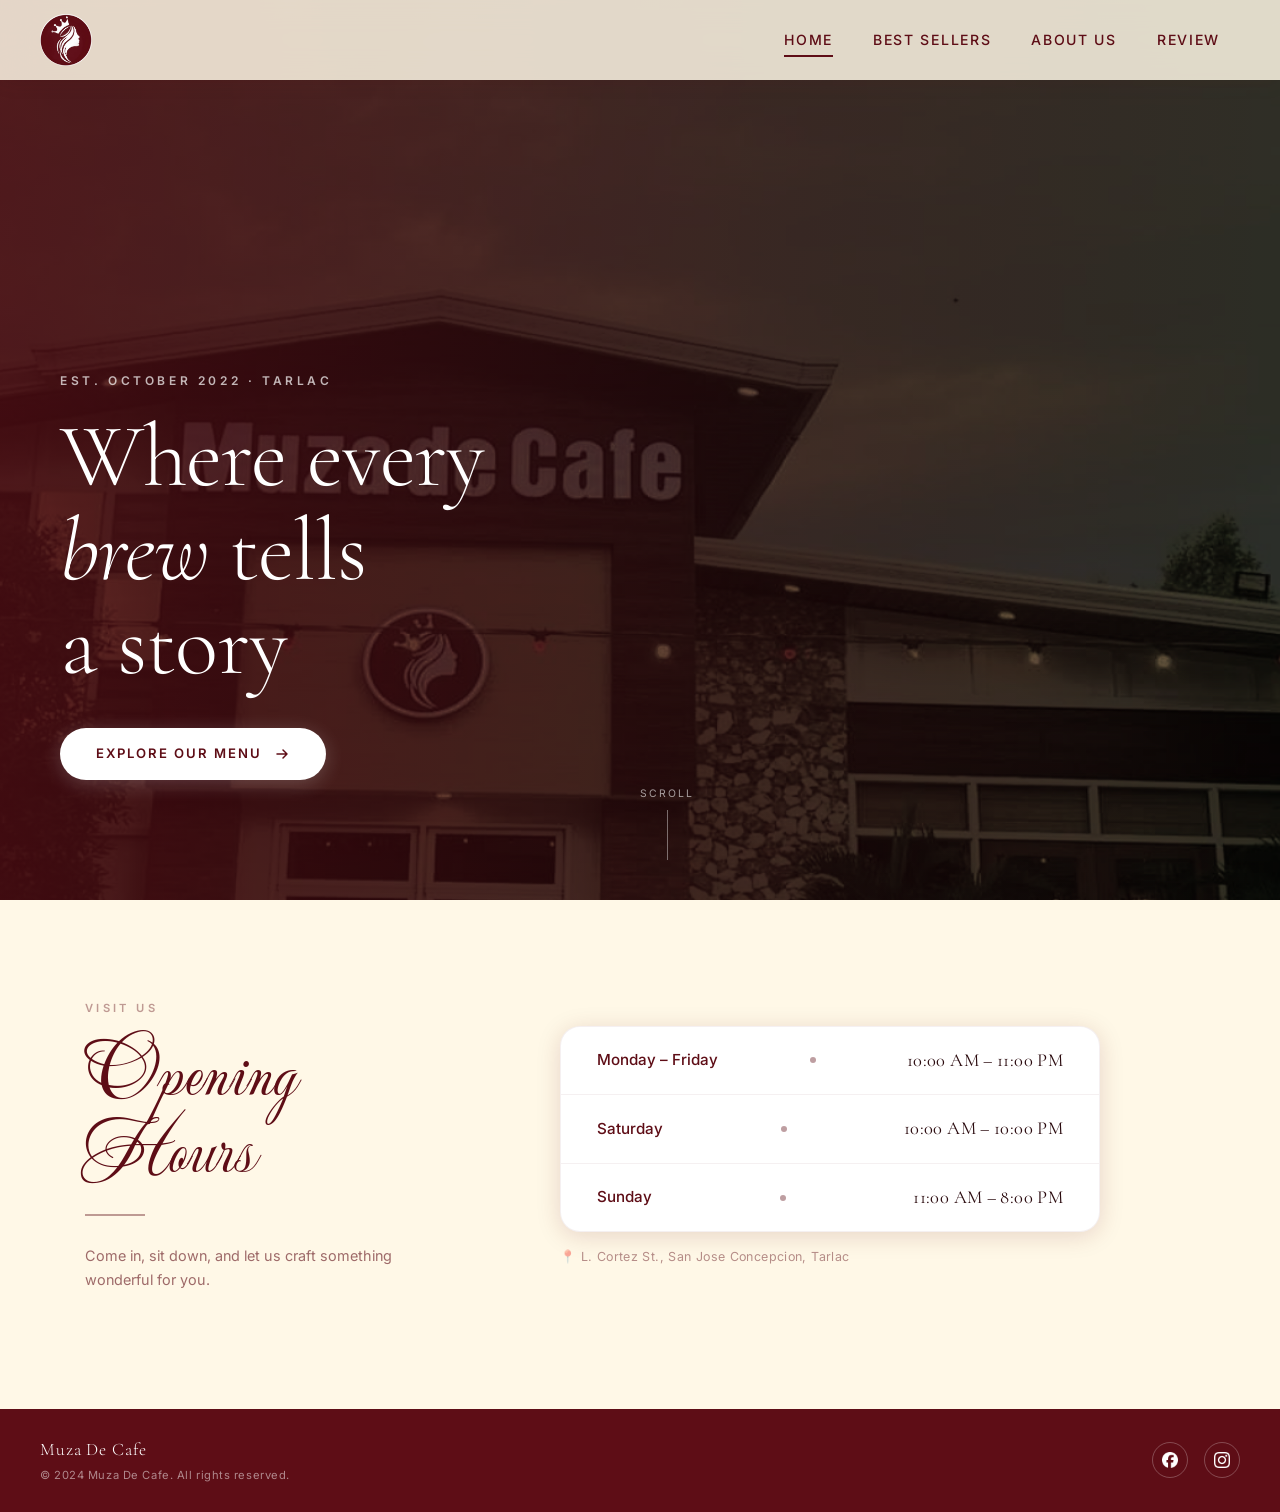
<file: index.html>
<!DOCTYPE html>
<html lang="en">
<head>
  <meta charset="UTF-8" />
  <meta name="viewport" content="width=device-width, initial-scale=1.0" />
  <title>Muza De Cafe</title>
  <link href="https://fonts.googleapis.com/css2?family=Cormorant+Garamond:ital,wght@0,300;0,400;0,600;1,300;1,400&family=Inter:wght@300;400;500;600&family=Mea+Culpa&display=swap" rel="stylesheet" />
  <link href="https://cdn.jsdelivr.net/npm/bootstrap@4.6.2/dist/css/bootstrap.min.css" rel="stylesheet" />
  <link rel="icon" type="image/x-icon" href="media/logo.png" />
  <link rel="stylesheet" href="styles.css" />
</head>
<body class="page-transition">

  <!-- HEADER -->
  <header id="site-header">
    <div class="logo">
      <a href="index.html"><img src="media/logo.png" alt="Muza De Cafe Logo" /></a>
    </div>
    <nav class="navbar navbar-expand-lg">
      <button class="navbar-toggler" type="button" data-toggle="collapse" data-target="#navbarNav"
        aria-controls="navbarNav" aria-expanded="false" aria-label="Toggle navigation">
        <span class="navbar-toggler-icon"></span>
      </button>
      <div class="collapse navbar-collapse" id="navbarNav">
        <ul class="navbar-nav ml-auto">
          <li class="nav-item"><a class="nav-link active" href="index.html">Home</a></li>
          <li class="nav-item"><a class="nav-link" href="best-sellers.html">Best Sellers</a></li>
          <li class="nav-item"><a class="nav-link" href="about.html">About Us</a></li>
          <li class="nav-item"><a class="nav-link" href="review.html">Review</a></li>
        </ul>
      </div>
    </nav>
  </header>

  <!-- HERO -->
  <section class="hero">
    <div class="hero-content">
      <p class="hero-eyebrow">Est. October 2022 · Tarlac</p>
      <h1>Where every<br /><em>brew</em> tells<br />a story</h1>
      <a href="best-sellers.html" class="hero-cta">
        Explore our menu
        <svg class="arrow" width="16" height="16" viewBox="0 0 16 16" fill="none">
          <path d="M3 8h10M9 4l4 4-4 4" stroke="currentColor" stroke-width="1.5" stroke-linecap="round" stroke-linejoin="round"/>
        </svg>
      </a>
    </div>
    <div class="scroll-indicator">
      <span>Scroll</span>
      <div class="scroll-line"></div>
    </div>
  </section>

  <!-- OPENING HOURS -->
  <section class="opening-hours-section">
    <div class="container">
      <div class="row align-items-center">
        <div class="col-lg-4 col-md-5 mb-5 mb-md-0 reveal-left">
          <p class="section-label">Visit us</p>
          <h2 class="section-title">Opening<br/>Hours</h2>
          <div class="divider-line"></div>
          <p style="font-family:'Inter',sans-serif; font-size:0.9rem; color:var(--burgundy); opacity:0.6; line-height:1.7;">
            Come in, sit down, and let us craft something wonderful for you.
          </p>
        </div>
        <div class="col-lg-6 offset-lg-1 col-md-7 reveal-right">
          <div class="hours-card">
            <div class="hours-row">
              <span class="hours-day">Monday – Friday</span>
              <span class="hours-dot"></span>
              <span class="hours-time">10:00 AM – 11:00 PM</span>
            </div>
            <div class="hours-row">
              <span class="hours-day">Saturday</span>
              <span class="hours-dot"></span>
              <span class="hours-time">10:00 AM – 10:00 PM</span>
            </div>
            <div class="hours-row">
              <span class="hours-day">Sunday</span>
              <span class="hours-dot"></span>
              <span class="hours-time">11:00 AM – 8:00 PM</span>
            </div>
          </div>
          <p style="font-family:'Inter',sans-serif; font-size:0.78rem; color:var(--burgundy); opacity:0.45; margin-top:16px; letter-spacing:0.03em;">
            📍 L. Cortez St., San Jose Concepcion, Tarlac
          </p>
        </div>
      </div>
    </div>
  </section>

  <!-- FOOTER -->
  <footer>
    <div>
      <div class="footer-brand">Muza De Cafe</div>
      <div class="footer-copy">© 2024 Muza De Cafe. All rights reserved.</div>
    </div>
    <div class="social-icons">
      <a href="https://www.facebook.com/MuzadeCafe" aria-label="Facebook">
        <img src="media/facebook.png" alt="Facebook" />
      </a>
      <a href="https://www.instagram.com/muzadecafe.cpn?igsh=MXdudG52OHF5b2Uydw==" aria-label="Instagram">
        <img src="media/instagram.png" alt="Instagram" />
      </a>
    </div>
  </footer>

  <script src="https://code.jquery.com/jquery-3.6.0.slim.min.js"></script>
  <script src="https://cdn.jsdelivr.net/npm/popper.js@1.16.1/dist/umd/popper.min.js"></script>
  <script src="https://cdn.jsdelivr.net/npm/bootstrap@4.6.2/dist/js/bootstrap.min.js"></script>
  <script>
    // Sticky header
    const header = document.getElementById('site-header');
    window.addEventListener('scroll', () => {
      header.classList.toggle('scrolled', window.scrollY > 60);
    });

    // Scroll reveal
    const observer = new IntersectionObserver((entries) => {
      entries.forEach(e => {
        if (e.isIntersecting) {
          e.target.classList.add('visible');
          observer.unobserve(e.target);
        }
      });
    }, { threshold: 0.15 });
    document.querySelectorAll('.reveal, .reveal-left, .reveal-right').forEach(el => observer.observe(el));
  </script>
</body>
</html>
</file>
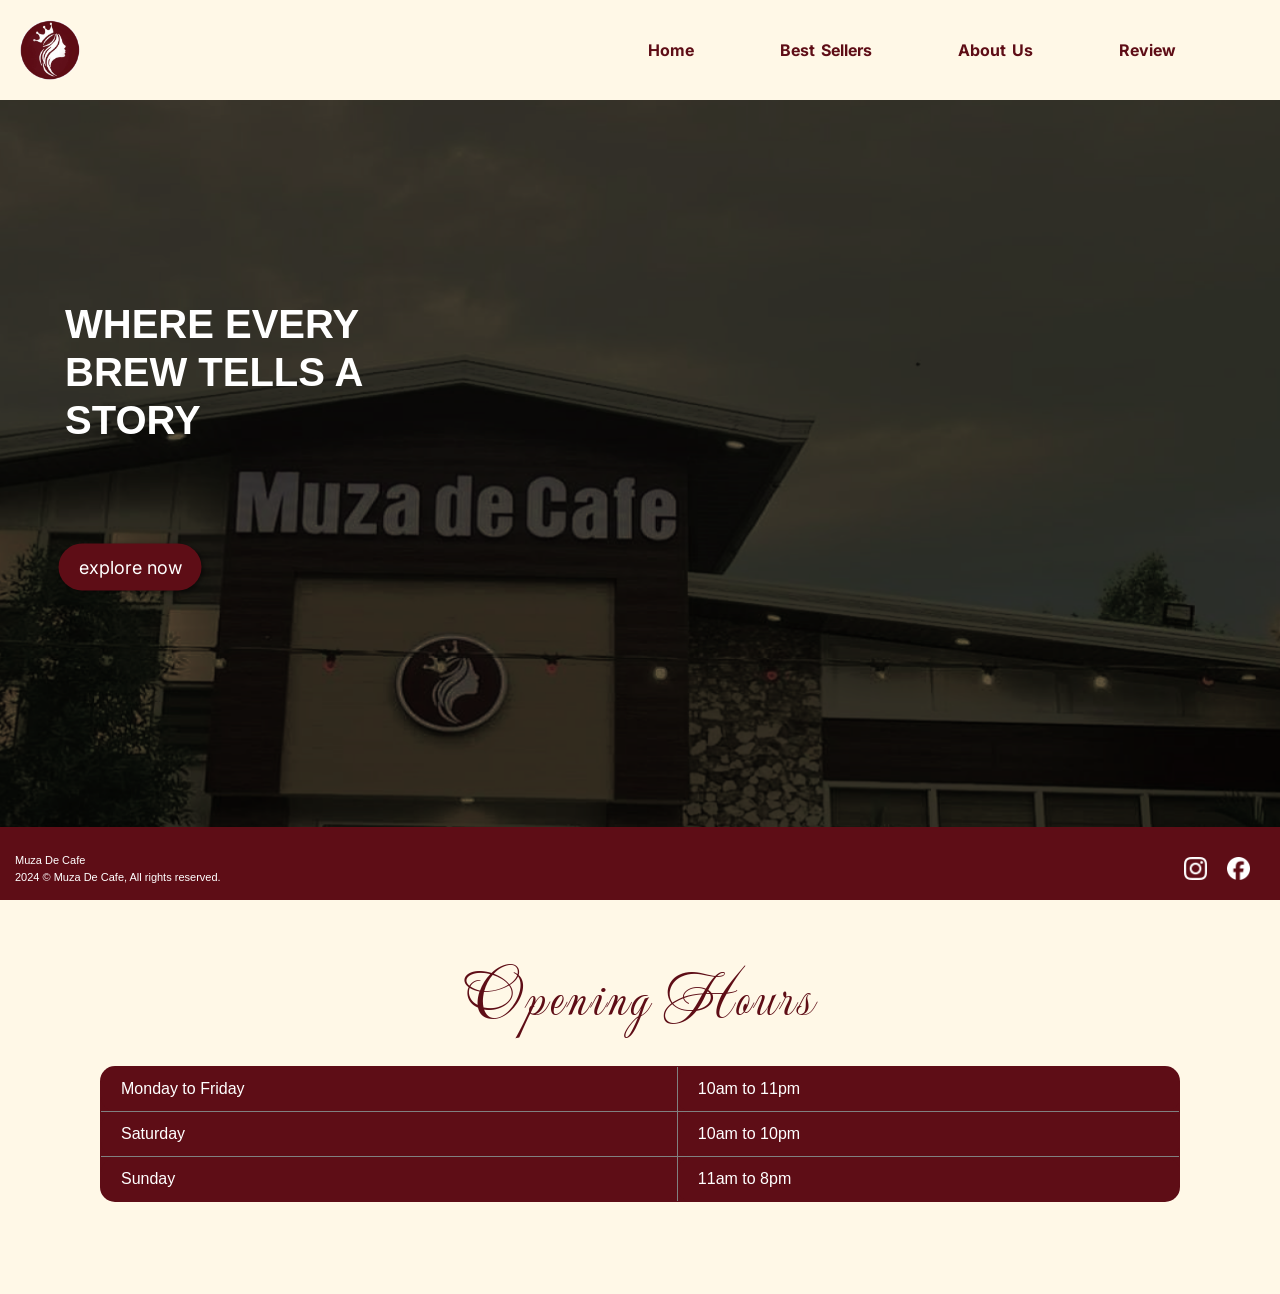
<file: MuzaDeCafeWeb/index.html>
<!DOCTYPE html>
<html lang="en">
  <head>
    <meta charset="UTF-8" />
    <meta name="viewport" content="width=device-width, initial-scale=1.0" />
    <title>Muza De Cafe</title>
    <link
      href="https://fonts.googleapis.com/css?family=Inter"
      rel="stylesheet"
    />
    <link
      href="https://fonts.googleapis.com/css?family=Mea Culpa"
      rel="stylesheet"
    />
    <link
      href="https://cdn.jsdelivr.net/npm/bootstrap@4.3.1/dist/css/bootstrap.min.css"
      rel="stylesheet"
    />
    <link rel="icon" type="image/x-icon" href="media/logo.png" />
    <link rel="stylesheet" href="styles.css" />
  </head>
  <body>
    <header>
      <div class="logo">
        <img src="media/logo.png" alt="Muza De Cafe Logo" />
        
      </div>
      <nav class="navbar navbar-expand-lg navbar-light fixed-to">
        <button
        class="navbar-toggler"
        type="button"
        data-toggle="collapse"
        data-target="#navbarNav"
        aria-controls="navbarNav"
        aria-expanded="false"
        aria-label="Toggle navigation"
      >
        <span class="navbar-toggler-icon"></span>
        <div class="container-fluid">
         
          </button>
          <div class="collapse navbar-collapse" id="navbarNav">
            <ul class="navbar-nav ms-auto">
              <li class="nav-item">
                <a class="nav-link" href="index.html">Home</a>
              </li>
              <li class="nav-item">
                <a class="nav-link" href="best-sellers.html">Best Sellers</a>
              </li>
              <li class="nav-item">
                <a class="nav-link" href="about.html">About Us</a>
              </li>
              <li class="nav-item">
                <a class="nav-link" href="review.html">Review</a>
              </li>
            </ul>
          </div>
        </div>
      </nav>
    </header>
    <section
      class="hero d-flex align-items-center justify-content-left text-left"
    >
      <div class="py-5">
        <div class="container">
          <div class="row">
            <div class="heroText col-md-12 col-12">
              <h1>
                <b> WHERE EVERY<br />BREW TELLS A <br />STORY </b>
              </h1><br><br><br><br><br><br><br><br><br><br>
              <a href="best-sellers.html" class="explore">explore now</a>
            </div>
            
          </div>
        </div>
      </div>
    </section>
    <div class="py-5">
      <div class="container">
        <div class="row">
          <div class="opening-hours col-md-12">
            <h2>Opening Hours</h2>
            <div class="col-lg-3">
              <br />
            </div>
            <div class="col-12">
              <table>
                <tr>
                  <td>Monday to Friday</td>
                  <td>10am to 11pm</td>
                </tr>
                <tr>
                  <td>Saturday</td>
                  <td>10am to 10pm</td>
                </tr>
                <tr>
                  <td>Sunday</td>
                  <td>11am to 8pm</td>
                </tr>
              </table>
            </div>
            <div class="col-lg-3">
              <br />
            </div>
          </div>
        </div>
      </div>
    </div>

    <footer>
      <p>
        Muza De Cafe<br />
        2024 © Muza De Cafe, All rights reserved.
      </p>
      <div class="social-icons">
        <a href="https://www.facebook.com/MuzadeCafe"
          ><img src="media/facebook.png" alt="Facebook"
        /></a>
        <a
          href="https://www.instagram.com/muzadecafe.cpn?igsh=MXdudG52OHF5b2Uydw=="
          ><img src="media/instagram.png" alt="Instagram"
        /></a>
      </div>
    </footer>
    <script src="https://code.jquery.com/jquery-3.3.1.slim.min.js"></script>
    <script src="https://cdn.jsdelivr.net/npm/popper.js@1.14.7/dist/umd/popper.min.js"></script>
    <script src="https://cdn.jsdelivr.net/npm/bootstrap@4.3.1/dist/js/bootstrap.min.js"></script>
  </body>
</html>
</file>
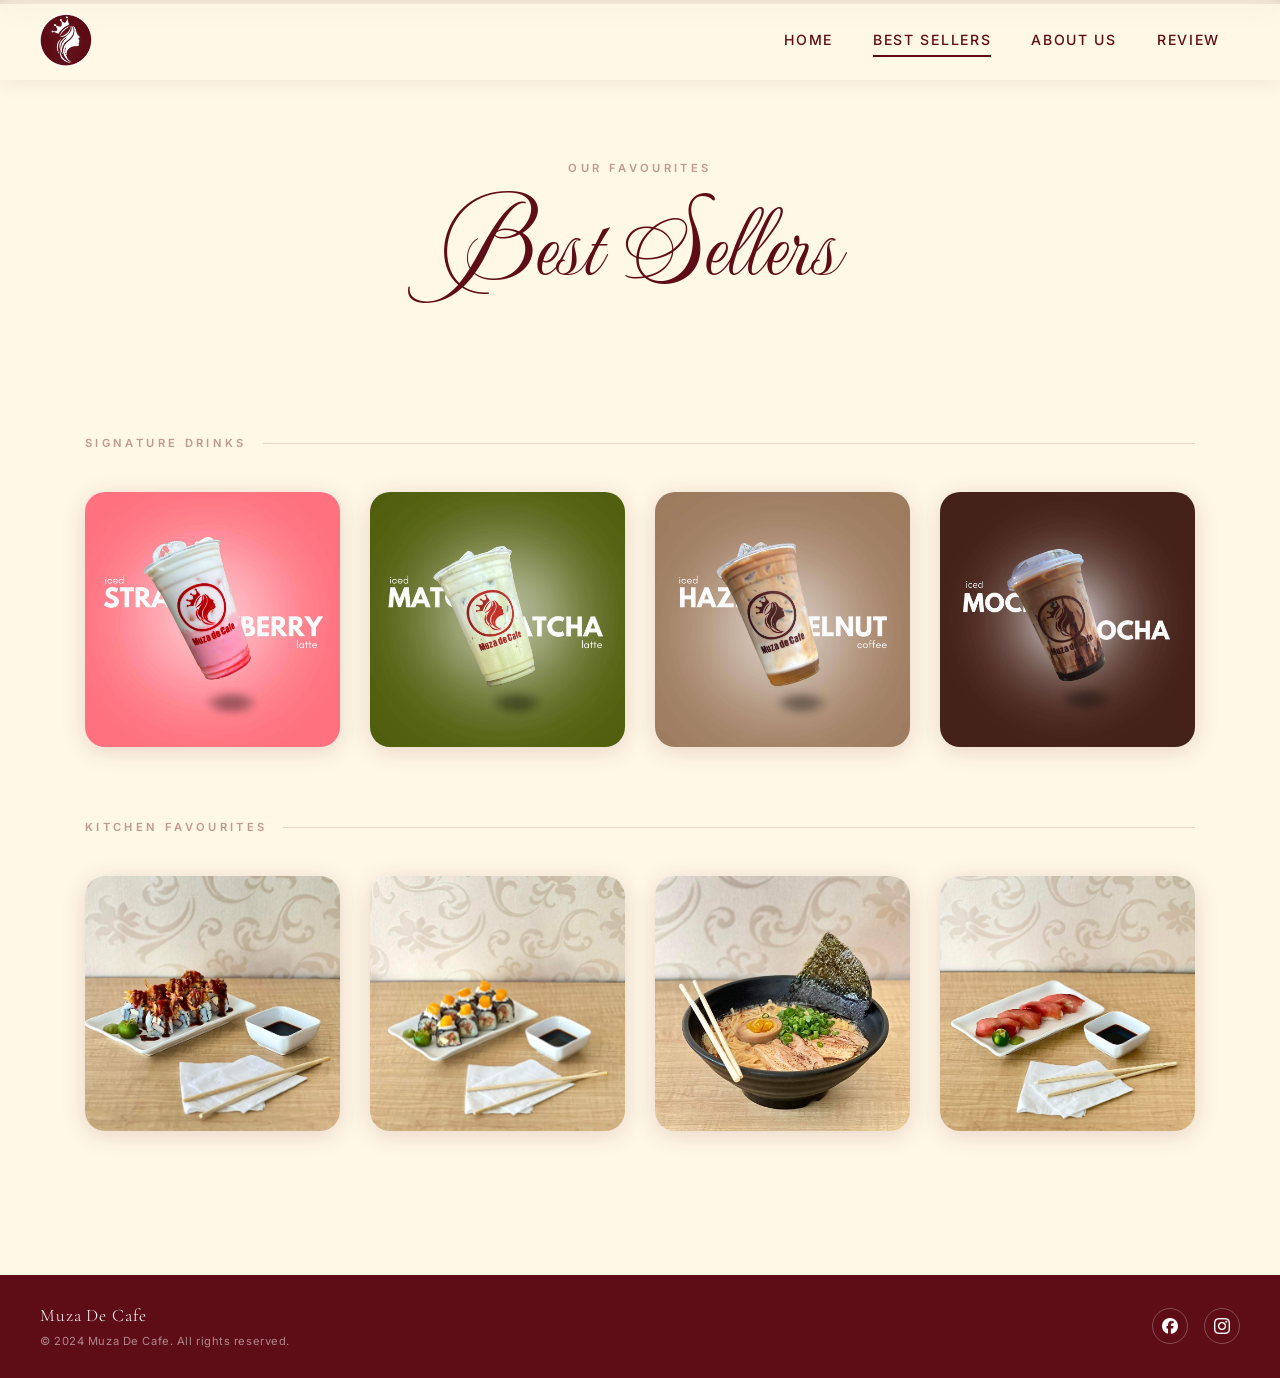
<file: best-sellers.html>
<!DOCTYPE html>
<html lang="en">
<head>
  <meta charset="UTF-8" />
  <meta name="viewport" content="width=device-width, initial-scale=1.0" />
  <title>Best Sellers — Muza De Cafe</title>
  <link href="https://fonts.googleapis.com/css2?family=Cormorant+Garamond:ital,wght@0,300;0,400;0,600;1,300;1,400&family=Inter:wght@300;400;500;600&family=Mea+Culpa&display=swap" rel="stylesheet" />
  <link href="https://cdn.jsdelivr.net/npm/bootstrap@4.6.2/dist/css/bootstrap.min.css" rel="stylesheet" />
  <link rel="icon" type="image/x-icon" href="media/logo.png" />
  <link rel="stylesheet" href="styles.css" />
</head>
<body class="page-transition">

  <!-- HEADER -->
  <header id="site-header" class="scrolled">
    <div class="logo">
      <a href="index.html"><img src="media/logo.png" alt="Muza De Cafe Logo" /></a>
    </div>
    <nav class="navbar navbar-expand-lg">
      <button class="navbar-toggler" type="button" data-toggle="collapse" data-target="#navbarNav"
        aria-controls="navbarNav" aria-expanded="false" aria-label="Toggle navigation">
        <span class="navbar-toggler-icon"></span>
      </button>
      <div class="collapse navbar-collapse" id="navbarNav">
        <ul class="navbar-nav ml-auto">
          <li class="nav-item"><a class="nav-link" href="index.html">Home</a></li>
          <li class="nav-item"><a class="nav-link active" href="best-sellers.html">Best Sellers</a></li>
          <li class="nav-item"><a class="nav-link" href="about.html">About Us</a></li>
          <li class="nav-item"><a class="nav-link" href="review.html">Review</a></li>
        </ul>
      </div>
    </nav>
  </header>

  <!-- PAGE HERO -->
  <div class="page-hero">
    <p class="section-label" style="display:block; text-align:center;">Our favourites</p>
    <h1 class="section-title">Best Sellers</h1>
  </div>

  <!-- BEST SELLERS -->
  <section class="best-sellers-section">
    <div class="container">

      <!-- Drinks -->
      <p class="category-label reveal">Signature Drinks</p>
      <div class="row mb-5">
        <div class="col-lg-3 col-sm-6 mb-4 reveal" style="transition-delay:0.05s">
          <div class="drink-card">
            <img src="media/strawberry.jpg" alt="Strawberry Drink" />
            <div class="drink-card-overlay">
              <span class="drink-card-name">Strawberry Bliss</span>
            </div>
          </div>
        </div>
        <div class="col-lg-3 col-sm-6 mb-4 reveal" style="transition-delay:0.15s">
          <div class="drink-card">
            <img src="media/matcha.jpg" alt="Matcha Drink" />
            <div class="drink-card-overlay">
              <span class="drink-card-name">Matcha Cloud</span>
            </div>
          </div>
        </div>
        <div class="col-lg-3 col-sm-6 mb-4 reveal" style="transition-delay:0.25s">
          <div class="drink-card">
            <img src="media/hazelnut.jpg" alt="Hazelnut Drink" />
            <div class="drink-card-overlay">
              <span class="drink-card-name">Hazelnut Dream</span>
            </div>
          </div>
        </div>
        <div class="col-lg-3 col-sm-6 mb-4 reveal" style="transition-delay:0.35s">
          <div class="drink-card">
            <img src="media/mocha.jpg" alt="Mocha Drink" />
            <div class="drink-card-overlay">
              <span class="drink-card-name">Classic Mocha</span>
            </div>
          </div>
        </div>
      </div>

      <!-- Food -->
      <p class="category-label reveal" style="transition-delay:0.1s">Kitchen Favourites</p>
      <div class="row">
        <div class="col-lg-3 col-sm-6 mb-4 reveal" style="transition-delay:0.05s">
          <div class="drink-card">
            <img src="media/volcano.JPG" alt="Volcano" />
            <div class="drink-card-overlay">
              <span class="drink-card-name">Volcano</span>
            </div>
          </div>
        </div>
        <div class="col-lg-3 col-sm-6 mb-4 reveal" style="transition-delay:0.15s">
          <div class="drink-card">
            <img src="media/maki.jpg" alt="Maki" />
            <div class="drink-card-overlay">
              <span class="drink-card-name">Maki Roll</span>
            </div>
          </div>
        </div>
        <div class="col-lg-3 col-sm-6 mb-4 reveal" style="transition-delay:0.25s">
          <div class="drink-card">
            <img src="media/ramen.JPG" alt="Ramen" />
            <div class="drink-card-overlay">
              <span class="drink-card-name">House Ramen</span>
            </div>
          </div>
        </div>
        <div class="col-lg-3 col-sm-6 mb-4 reveal" style="transition-delay:0.35s">
          <div class="drink-card">
            <img src="media/tuna.JPG" alt="Tuna" />
            <div class="drink-card-overlay">
              <span class="drink-card-name">Tuna Special</span>
            </div>
          </div>
        </div>
      </div>

    </div>
  </section>

  <!-- FOOTER -->
  <footer>
    <div>
      <div class="footer-brand">Muza De Cafe</div>
      <div class="footer-copy">© 2024 Muza De Cafe. All rights reserved.</div>
    </div>
    <div class="social-icons">
      <a href="https://www.facebook.com/MuzadeCafe" aria-label="Facebook">
        <img src="media/facebook.png" alt="Facebook" />
      </a>
      <a href="https://www.instagram.com/muzadecafe.cpn?igsh=MXdudG52OHF5b2Uydw==" aria-label="Instagram">
        <img src="media/instagram.png" alt="Instagram" />
      </a>
    </div>
  </footer>

  <script src="https://code.jquery.com/jquery-3.6.0.slim.min.js"></script>
  <script src="https://cdn.jsdelivr.net/npm/popper.js@1.16.1/dist/umd/popper.min.js"></script>
  <script src="https://cdn.jsdelivr.net/npm/bootstrap@4.6.2/dist/js/bootstrap.min.js"></script>
  <script>
    const header = document.getElementById('site-header');
    window.addEventListener('scroll', () => {
      header.classList.toggle('scrolled', window.scrollY > 20);
    });

    const observer = new IntersectionObserver((entries) => {
      entries.forEach(e => {
        if (e.isIntersecting) { e.target.classList.add('visible'); observer.unobserve(e.target); }
      });
    }, { threshold: 0.1 });
    document.querySelectorAll('.reveal, .reveal-left, .reveal-right').forEach(el => observer.observe(el));
  </script>
</body>
</html>
</file>
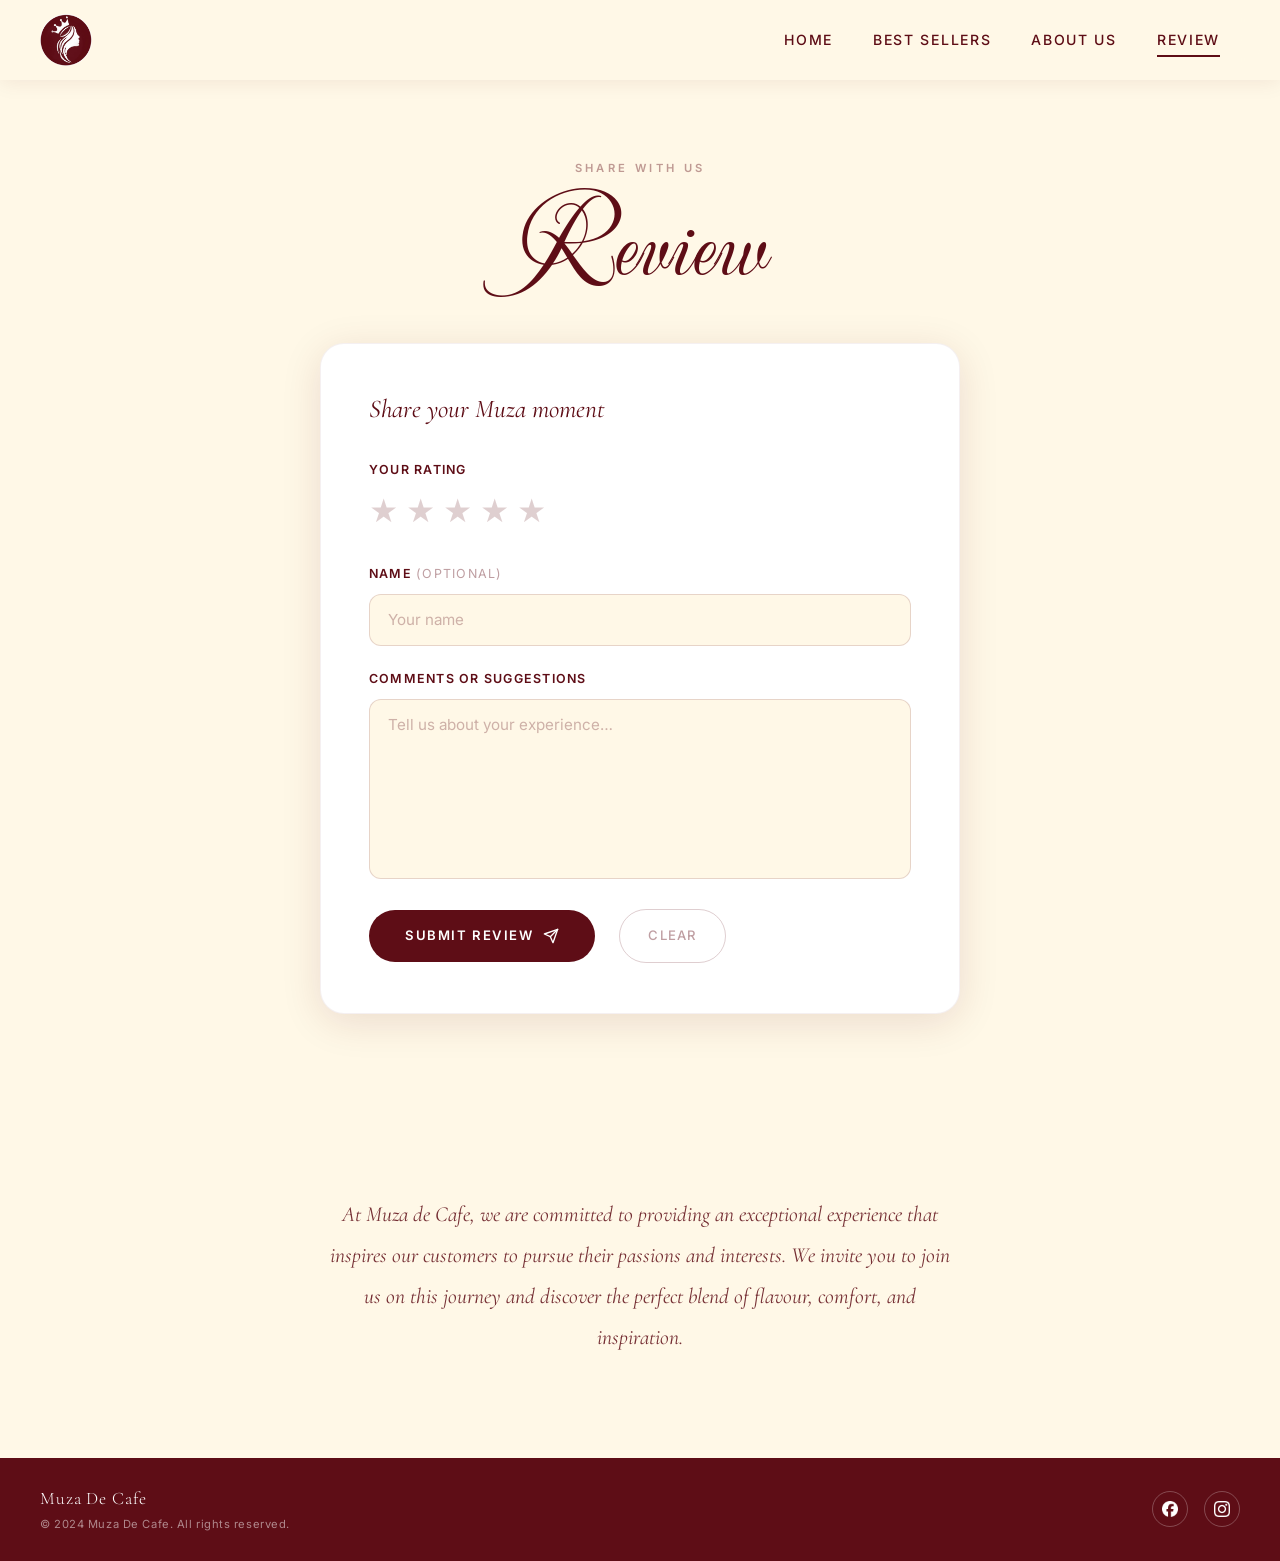
<file: review.html>
<!DOCTYPE html>
<html lang="en">
<head>
  <meta charset="UTF-8" />
  <meta name="viewport" content="width=device-width, initial-scale=1.0" />
  <title>Review — Muza De Cafe</title>
  <link href="https://fonts.googleapis.com/css2?family=Cormorant+Garamond:ital,wght@0,300;0,400;0,600;1,300;1,400&family=Inter:wght@300;400;500;600&family=Mea+Culpa&display=swap" rel="stylesheet" />
  <link href="https://cdn.jsdelivr.net/npm/bootstrap@4.6.2/dist/css/bootstrap.min.css" rel="stylesheet" />
  <link rel="icon" type="image/x-icon" href="media/logo.png" />
  <link rel="stylesheet" href="styles.css" />
</head>
<body class="page-transition">

  <!-- HEADER -->
  <header id="site-header" class="scrolled">
    <div class="logo">
      <a href="index.html"><img src="media/logo.png" alt="Muza De Cafe Logo" /></a>
    </div>
    <nav class="navbar navbar-expand-lg">
      <button class="navbar-toggler" type="button" data-toggle="collapse" data-target="#navbarNav"
        aria-controls="navbarNav" aria-expanded="false" aria-label="Toggle navigation">
        <span class="navbar-toggler-icon"></span>
      </button>
      <div class="collapse navbar-collapse" id="navbarNav">
        <ul class="navbar-nav ml-auto">
          <li class="nav-item"><a class="nav-link" href="index.html">Home</a></li>
          <li class="nav-item"><a class="nav-link" href="best-sellers.html">Best Sellers</a></li>
          <li class="nav-item"><a class="nav-link" href="about.html">About Us</a></li>
          <li class="nav-item"><a class="nav-link active" href="review.html">Review</a></li>
        </ul>
      </div>
    </nav>
  </header>

  <!-- REVIEW SECTION -->
  <section class="review-section">
    <div class="container">
      <div class="text-center mb-5 reveal">
        <p class="section-label" style="display:block; text-align:center;">Share with us</p>
        <h1 class="section-title" style="font-size: clamp(4rem, 8vw, 7rem);">Review</h1>
      </div>

      <div class="review-card reveal" style="transition-delay:0.15s">
        <h2>Share your Muza moment</h2>

        <!-- Rating -->
        <div class="form-group">
          <label class="form-label">Your Rating</label>
          <div class="rating-group" id="starRating">
            <input type="radio" id="star5" name="rating" value="5" />
            <label for="star5" title="5 stars">★</label>
            <input type="radio" id="star4" name="rating" value="4" />
            <label for="star4" title="4 stars">★</label>
            <input type="radio" id="star3" name="rating" value="3" />
            <label for="star3" title="3 stars">★</label>
            <input type="radio" id="star2" name="rating" value="2" />
            <label for="star2" title="2 stars">★</label>
            <input type="radio" id="star1" name="rating" value="1" />
            <label for="star1" title="1 star">★</label>
          </div>
        </div>

        <!-- Name -->
        <div class="form-group">
          <label class="form-label" for="name">Name <span style="opacity:0.4; font-weight:400;">(optional)</span></label>
          <input
            class="form-control-custom"
            type="text"
            id="name"
            name="name"
            placeholder="Your name"
            autocomplete="off"
          />
        </div>

        <!-- Comments -->
        <div class="form-group">
          <label class="form-label" for="comments">Comments or Suggestions</label>
          <textarea
            class="form-control-custom"
            id="comments"
            name="comments"
            placeholder="Tell us about your experience…"
          ></textarea>
        </div>

        <!-- Buttons -->
        <div class="d-flex align-items-center flex-wrap" style="gap:12px; margin-top:8px;">
          <button class="btn-submit" id="submitBtn" type="button">
            Submit review
            <svg width="16" height="16" viewBox="0 0 24 24" fill="none" stroke="currentColor" stroke-width="2" stroke-linecap="round" stroke-linejoin="round">
              <line x1="22" y1="2" x2="11" y2="13"/><polygon points="22 2 15 22 11 13 2 9 22 2"/>
            </svg>
          </button>
          <button class="btn-reset" id="resetBtn" type="button">Clear</button>
        </div>
      </div>
    </div>
  </section>

  <!-- MESSAGE -->
  <section class="message-section reveal">
    <div class="container">
      <p>At Muza de Cafe, we are committed to providing an exceptional experience that inspires our customers to pursue their passions and interests. We invite you to join us on this journey and discover the perfect blend of flavour, comfort, and inspiration.</p>
    </div>
  </section>

  <!-- Toast -->
  <div class="toast-success" id="toast">✓ Thank you! Your review has been submitted.</div>

  <!-- FOOTER -->
  <footer>
    <div>
      <div class="footer-brand">Muza De Cafe</div>
      <div class="footer-copy">© 2024 Muza De Cafe. All rights reserved.</div>
    </div>
    <div class="social-icons">
      <a href="https://www.facebook.com/MuzadeCafe" aria-label="Facebook">
        <img src="media/facebook.png" alt="Facebook" />
      </a>
      <a href="https://www.instagram.com/muzadecafe.cpn?igsh=MXdudG52OHF5b2Uydw==" aria-label="Instagram">
        <img src="media/instagram.png" alt="Instagram" />
      </a>
    </div>
  </footer>

  <script src="https://code.jquery.com/jquery-3.6.0.slim.min.js"></script>
  <script src="https://cdn.jsdelivr.net/npm/popper.js@1.16.1/dist/umd/popper.min.js"></script>
  <script src="https://cdn.jsdelivr.net/npm/bootstrap@4.6.2/dist/js/bootstrap.min.js"></script>
  <script>
    // Sticky header
    const header = document.getElementById('site-header');
    window.addEventListener('scroll', () => {
      header.classList.toggle('scrolled', window.scrollY > 20);
    });

    // Scroll reveal
    const observer = new IntersectionObserver((entries) => {
      entries.forEach(e => {
        if (e.isIntersecting) { e.target.classList.add('visible'); observer.unobserve(e.target); }
      });
    }, { threshold: 0.1 });
    document.querySelectorAll('.reveal, .reveal-left, .reveal-right').forEach(el => observer.observe(el));

    // Submit
    document.getElementById('submitBtn').addEventListener('click', () => {
      const comments = document.getElementById('comments').value.trim();
      if (!comments) {
        document.getElementById('comments').focus();
        document.getElementById('comments').style.borderColor = 'var(--burgundy)';
        return;
      }
      const toast = document.getElementById('toast');
      toast.classList.add('show');
      setTimeout(() => toast.classList.remove('show'), 3500);
      document.getElementById('name').value = '';
      document.getElementById('comments').value = '';
      document.querySelectorAll('#starRating input').forEach(r => r.checked = false);
    });

    // Reset
    document.getElementById('resetBtn').addEventListener('click', () => {
      document.getElementById('name').value = '';
      document.getElementById('comments').value = '';
      document.querySelectorAll('#starRating input').forEach(r => r.checked = false);
      document.getElementById('comments').style.borderColor = '';
    });

    document.getElementById('comments').addEventListener('input', function() {
      this.style.borderColor = '';
    });
  </script>
</body>
</html>
</file>
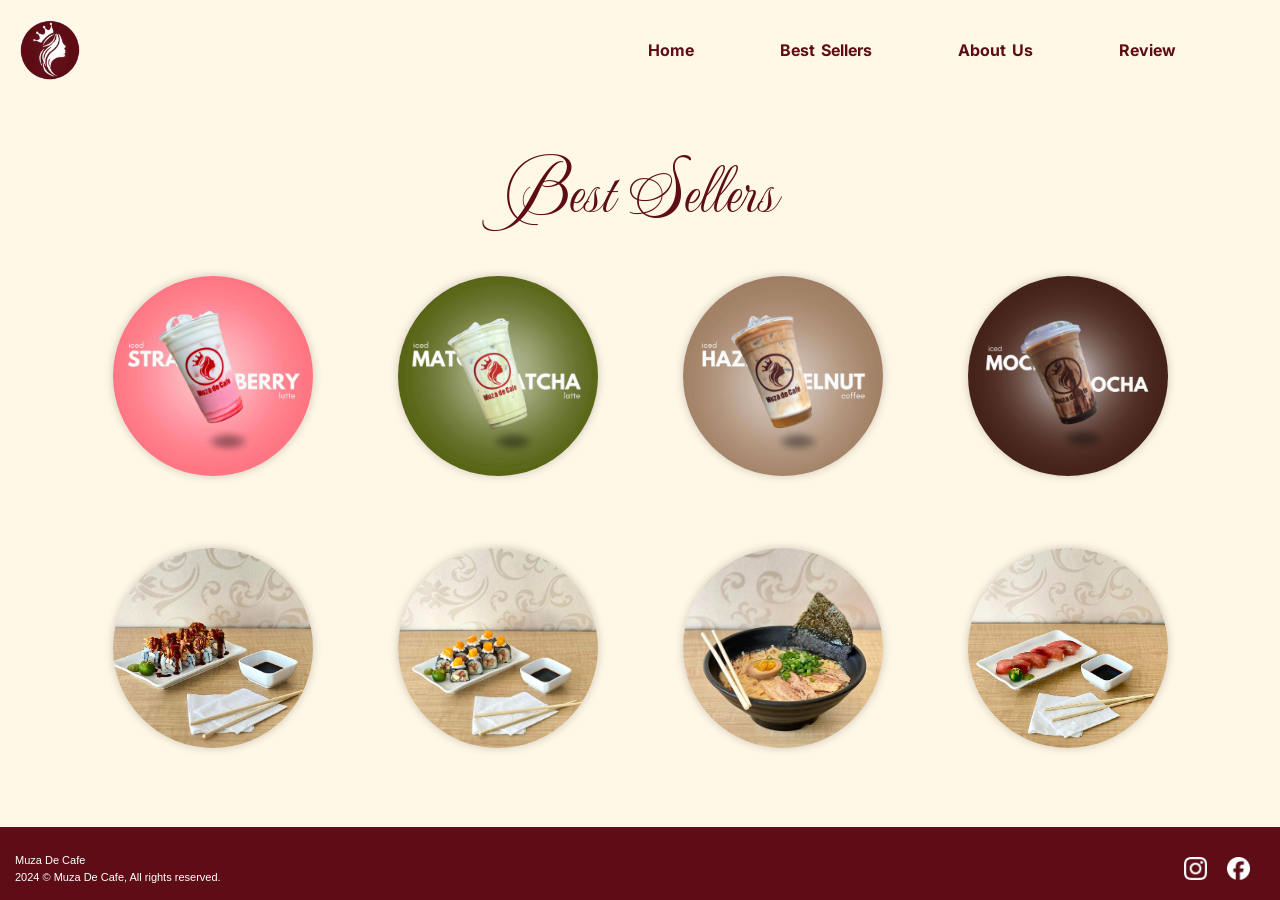
<file: MuzaDeCafeWeb/best-sellers.html>
<!DOCTYPE html>
<html lang="en">
  <head>
    <meta charset="UTF-8" />
    <meta name="viewport" content="width=device-width, initial-scale=1.0" />
    <title>Muza De Cafe</title>
    <link
      href="https://fonts.googleapis.com/css?family=Inter"
      rel="stylesheet"
    />
    <link
      href="https://fonts.googleapis.com/css?family=Mea Culpa"
      rel="stylesheet"
    />
    <link
      href="https://cdn.jsdelivr.net/npm/bootstrap@4.3.1/dist/css/bootstrap.min.css"
      rel="stylesheet"
    />
    
    <link rel="icon" type="image/x-icon" href="/media/logo.png" />
    <link rel="stylesheet" href="styles.css" />
  </head>
  <body>
    <header>
      <div class="logo">
        <img src="media/logo.png" alt="Muza De Cafe Logo" />
      </div>
      <nav class="navbar navbar-expand-lg navbar-light fixed-to">
        <button
        class="navbar-toggler"
        type="button"
        data-toggle="collapse"
        data-target="#navbarNav"
        aria-controls="navbarNav"
        aria-expanded="false"
        aria-label="Toggle navigation"
      >
        <span class="navbar-toggler-icon"></span>
        <div class="container-fluid">
         
          </button>
          <div class="collapse navbar-collapse" id="navbarNav">
            <ul class="navbar-nav ms-auto">
              <li class="nav-item">
                <a class="nav-link" href="index.html">Home</a>
              </li>
              <li class="nav-item">
                <a class="nav-link" href="best-sellers.html">Best Sellers</a>
              </li>
              <li class="nav-item">
                <a class="nav-link" href="about.html">About Us</a>
              </li>
              <li class="nav-item">
                <a class="nav-link" href="review.html">Review</a>
              </li>
            </ul>
          </div>
        </div>
      </nav>
    </header>

    <section class="best-sellers">
      <div class="py-md-5">
        <div class="container">
          <div class="row">
            <div class="col-12">
              <h2>Best Sellers</h2>
            </div>
            <div class="bs-drinks item col-lg-3 col-6">
              <div class="item">
                <br />
                <img src="media/strawberry.jpg" alt="Strawberry Drink" />
                <br />
              </div>
            </div>
            <div class="bs-drinks item col-lg-3 col-6">
              <div class="item">
                <br />
                <img src="media/matcha.jpg" alt="Matcha Drink" />
                <br />
              </div>
            </div>
            <div class="bs-drinks item col-lg-3 col-6">
              <div class="item">
                <br />
                <img src="media/hazelnut.jpg" alt="Hazelnut Drink" />
                <br />
              </div>
            </div>
            <div class="bs-drinks item col-lg-3 col-6">
              <div class="item">
                <br />
                <img src="media/mocha.jpg" alt="Mocha Drink" />
                <br />
              </div>
            </div>
            <div class="col-md-12"><br /></div>
            <div class="bs-drinks item col-lg-3 col-6">
              <div class="item">
                <br />
                <img src="media/volcano.JPG" alt="Food 1" />
                <br />
              </div>
            </div>
            <div class="bs-drinks item col-lg-3 col-6">
              <div class="item">
                <br />
                <img src="media/maki.jpg" alt="Food 2" />
                <br />
              </div>
            </div>
            <div class="bs-drinks item col-lg-3 col-6">
              <div class="item">
                <br />
                <img src="media/ramen.JPG" alt="Food 3" />
                <br />
              </div>
            </div>
            <div class="bs-drinks item col-lg-3 col-6">
              <div class="item">
                <br />
                <img src="media/tuna.JPG" alt="Food 4" />
                <br />
              </div>
            </div>
            <div class="bs-drinks"></div>
          </div>
        </div>
      </div>
    </section>

    <footer>
      <p>
        Muza De Cafe<br />
        2024 © Muza De Cafe, All rights reserved.
      </p>
      <div class="social-icons">
        <a href="https://www.facebook.com/MuzadeCafe"
          ><img src="media/facebook.png" alt="Facebook"
        /></a>
        <a
          href="https://www.instagram.com/muzadecafe.cpn?igsh=MXdudG52OHF5b2Uydw=="
          ><img src="media/instagram.png" alt="Instagram"
        /></a>
      </div>
    </footer>
    <script src="https://code.jquery.com/jquery-3.3.1.slim.min.js"></script>
    <script src="https://cdn.jsdelivr.net/npm/popper.js@1.14.7/dist/umd/popper.min.js"></script>
    <script src="https://cdn.jsdelivr.net/npm/bootstrap@4.3.1/dist/js/bootstrap.min.js"></script>
  </body>
</html>
</file>
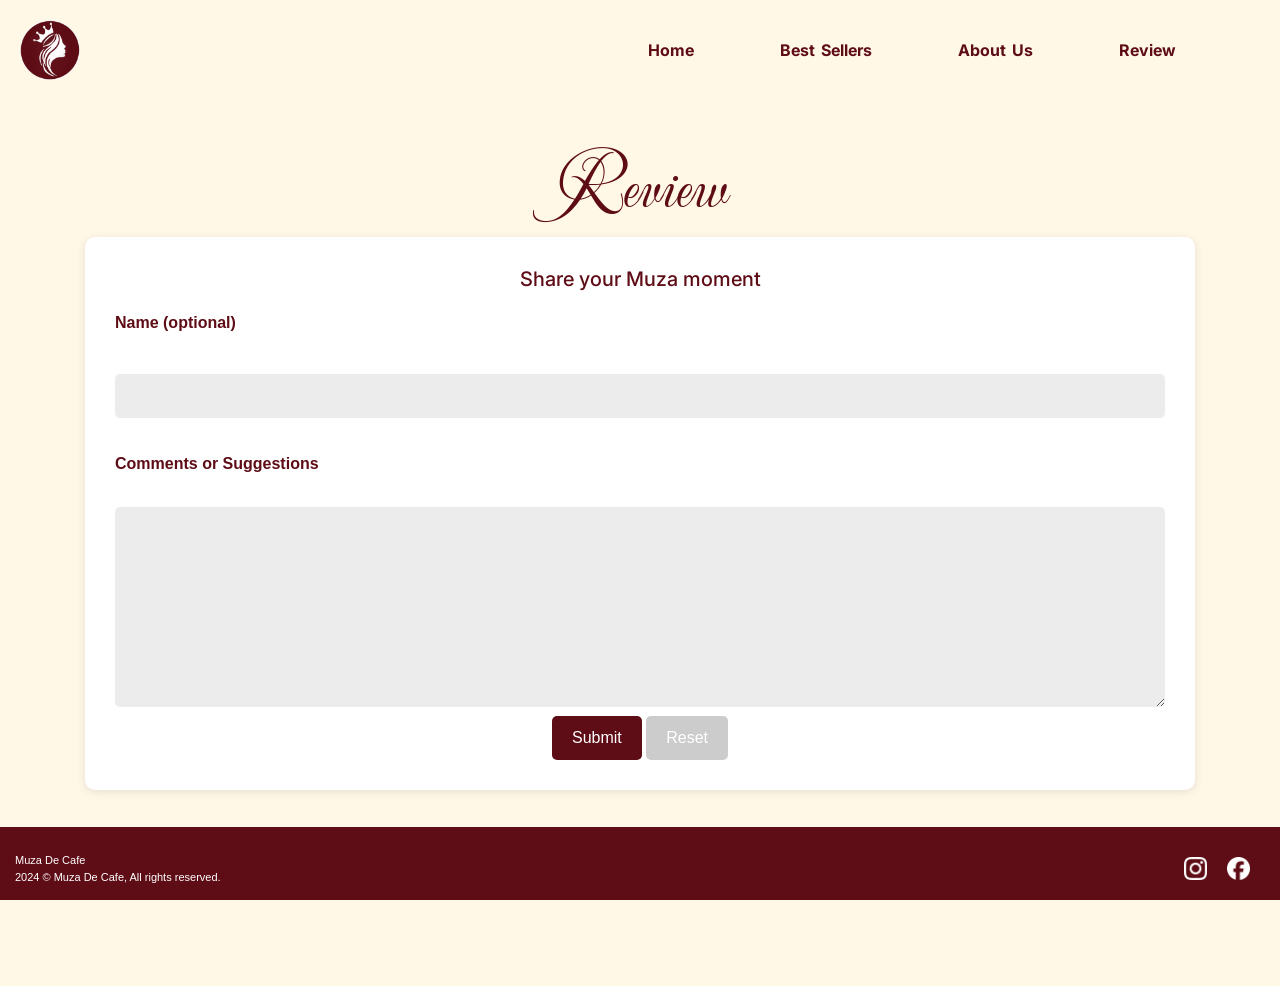
<file: MuzaDeCafeWeb/review.html>
<!DOCTYPE html>
<html lang ="en"></html>
    <head>
        <meta charset="UTF-8"/>
        <meta name = "viewport" content = "width=device-width, initial-scale=1.0" />
        <title>Muza De Cafe</title> 
        <link href='https://fonts.googleapis.com/css?family=Inter' rel='stylesheet'>
        <link href='https://fonts.googleapis.com/css?family=Mea Culpa' rel='stylesheet'>
        <link href="https://cdn.jsdelivr.net/npm/bootstrap@4.3.1/dist/css/bootstrap.min.css" rel="stylesheet" />
        <link rel="icon" type="image/x-icon" href="/media/logo.png">
        <link rel="stylesheet" href="styles.css">  
        
    </head>
    <body>
        <header>
            <div class="logo">
                <img src="media/logo.png" alt="Muza De Cafe Logo">
            </div>
            <nav class="navbar navbar-expand-lg navbar-light fixed-to">
                <button
                class="navbar-toggler"
                type="button"
                data-toggle="collapse"
                data-target="#navbarNav"
                aria-controls="navbarNav"
                aria-expanded="false"
                aria-label="Toggle navigation"
              >
                <span class="navbar-toggler-icon"></span>
                <div class="container-fluid">
                 
                  </button>
                  <div class="collapse navbar-collapse" id="navbarNav">
                    <ul class="navbar-nav ms-auto">
                      <li class="nav-item">
                        <a class="nav-link" href="index.html">Home</a>
                      </li>
                      <li class="nav-item">
                        <a class="nav-link" href="best-sellers.html">Best Sellers</a>
                      </li>
                      <li class="nav-item">
                        <a class="nav-link" href="about.html">About Us</a>
                      </li>
                      <li class="nav-item">
                        <a class="nav-link" href="review.html">Review</a>
                      </li>
                    </ul>
                  </div>
                </div>
              </nav>
        </header>
        <main>
            <div class="py-5">
                <div class="container">
                    <div class="review row">
                        <div class="col-12 text-center"><h1>Review</h1></div>
                <div class="review-form col-12">
                    
                    <h2>Share your Muza moment</h2>
                    <form action="#" method="post">
                        <label for="name" class="label">Name (optional)</label><br>
                        <input type="text" id="name" name="name"><br><br>

                        <label for="comments" class="label">Comments or Suggestions</label><br>
                        <textarea id="comments" name="comments"></textarea><br>

                        <button type="submit">Submit</button>
                        <button type="reset">Reset</button>
                    </form>
                    </div>
                </div>
            </div>

            <section class="message">
                <p>At Muza de Cafe, we are committed to providing an exceptional experience that inspires our customers to pursue their passions and interests. We invite you to join us on this journey and discover the perfect blend of flavor, comfort, and inspiration.</p>
            </section>
        </main>
        <footer>
            <p>Muza De Cafe<br> 2024 © Muza De Cafe, All rights reserved.</p>
            <div class="social-icons">
                <a href="https://www.facebook.com/MuzadeCafe"><img src="media/facebook.png" alt="Facebook"></a>
                <a href="https://www.instagram.com/muzadecafe.cpn?igsh=MXdudG52OHF5b2Uydw=="><img src="media/instagram.png" alt="Instagram"></a>
        </footer>
    </body>
    <script src="https://code.jquery.com/jquery-3.3.1.slim.min.js"></script>
    <script src="https://cdn.jsdelivr.net/npm/popper.js@1.14.7/dist/umd/popper.min.js"></script>
    <script src="https://cdn.jsdelivr.net/npm/bootstrap@4.3.1/dist/js/bootstrap.min.js"></script>
</html>
</file>
<file: styles.css>
/* =========================================
   MUZA DE CAFE — Global Styles
   ========================================= */

@import url('https://fonts.googleapis.com/css2?family=Cormorant+Garamond:ital,wght@0,300;0,400;0,600;1,300;1,400&family=Inter:wght@300;400;500;600&family=Mea+Culpa&display=swap');

/* ── CSS Variables ── */
:root {
  --burgundy:    #5E0D16;
  --burgundy-80: rgba(94, 13, 22, 0.8);
  --burgundy-40: rgba(94, 13, 22, 0.4);
  --cream:       #FFF8E7;
  --cream-80:    rgba(255, 248, 231, 0.85);
  --sand:        #F0E4C8;
  --text-dark:   #2a0a0e;
  --white:       #ffffff;
  --shadow-soft: 0 8px 40px rgba(94, 13, 22, 0.12);
  --shadow-card: 0 4px 24px rgba(94, 13, 22, 0.15);
  --radius:      16px;
  --transition:  0.4s cubic-bezier(0.25, 0.46, 0.45, 0.94);
}

/* ── Reset & Base ── */
*, *::before, *::after {
  margin: 0;
  padding: 0;
  box-sizing: border-box;
}

html {
  scroll-behavior: smooth;
  font-size: 16px;
}

body {
  background-color: var(--cream);
  color: var(--text-dark);
  font-family: 'Inter', sans-serif;
  min-height: 100vh;
  display: flex;
  flex-direction: column;
  overflow-x: hidden;
}

main {
  flex-grow: 1;
}

img {
  max-width: 100%;
  display: block;
}

/* ── Scroll reveal base ── */
.reveal {
  opacity: 0;
  transform: translateY(30px);
  transition: opacity 0.7s ease, transform 0.7s ease;
}
.reveal.visible {
  opacity: 1;
  transform: translateY(0);
}
.reveal-left {
  opacity: 0;
  transform: translateX(-40px);
  transition: opacity 0.7s ease, transform 0.7s ease;
}
.reveal-left.visible {
  opacity: 1;
  transform: translateX(0);
}
.reveal-right {
  opacity: 0;
  transform: translateX(40px);
  transition: opacity 0.7s ease, transform 0.7s ease;
}
.reveal-right.visible {
  opacity: 1;
  transform: translateX(0);
}

/* =========================================
   HEADER / NAVBAR
   ========================================= */

header {
  position: fixed;
  top: 0;
  left: 0;
  width: 100%;
  z-index: 1000;
  display: flex;
  justify-content: space-between;
  align-items: center;
  padding: 14px 40px;
  background: var(--cream-80);
  backdrop-filter: blur(16px);
  -webkit-backdrop-filter: blur(16px);
  box-shadow: 0 2px 20px rgba(94, 13, 22, 0.08);
  transition: background var(--transition), backdrop-filter var(--transition), padding var(--transition), box-shadow var(--transition);
}

header.scrolled {
  background: var(--cream-80);
  backdrop-filter: blur(16px);
  -webkit-backdrop-filter: blur(16px);
  box-shadow: 0 2px 20px rgba(94, 13, 22, 0.1);
  padding: 12px 40px;
}

.logo img {
  width: 52px;
  height: 52px;
  object-fit: contain;
  transition: transform var(--transition);
}
.logo img:hover {
  transform: rotate(-5deg) scale(1.05);
}

/* Bootstrap navbar overrides */
.navbar {
  padding: 0;
  background: transparent !important;
}

.navbar-nav .nav-link {
  color: var(--burgundy) !important;
  font-family: 'Inter', sans-serif;
  font-weight: 500;
  font-size: 0.88rem;
  letter-spacing: 0.12em;
  text-transform: uppercase;
  padding: 6px 0 !important;
  margin: 0 20px;
  position: relative;
  transition: color var(--transition);
}

.navbar-nav .nav-link::after {
  content: '';
  position: absolute;
  bottom: 0;
  left: 0;
  width: 0;
  height: 1.5px;
  background: var(--burgundy);
  transition: width var(--transition);
}
.navbar-nav .nav-link:hover::after,
.navbar-nav .nav-link.active::after {
  width: 100%;
}

.navbar-toggler {
  border: 1.5px solid var(--burgundy);
  border-radius: 8px;
  padding: 5px 10px;
}
.navbar-toggler-icon {
  background-image: url("data:image/svg+xml,%3csvg xmlns='http://www.w3.org/2000/svg' width='30' height='30' viewBox='0 0 30 30'%3e%3cpath stroke='rgba(94,13,22,1)' stroke-linecap='round' stroke-miterlimit='10' stroke-width='2' d='M4 7h22M4 15h22M4 23h22'/%3e%3c/svg%3e") !important;
}

@media (max-width: 991px) {
  header {
    padding: 16px 24px;
  }
  header.scrolled {
    padding: 12px 24px;
  }
  .navbar-collapse {
    background: var(--cream);
    border-radius: var(--radius);
    box-shadow: var(--shadow-card);
    padding: 20px;
    margin-top: 12px;
  }
  .navbar-nav .nav-link {
    margin: 4px 0;
    font-size: 1rem;
  }
}

/* =========================================
   HERO SECTION — index.html
   ========================================= */

.hero {
  position: relative;
  height: 100vh;
  min-height: 600px;
  display: flex;
  align-items: flex-end;
  padding-bottom: 120px;
  background-image: url("media/place.png");
  background-size: cover;
  background-position: center;
  background-attachment: fixed;
  overflow: hidden;
}

.hero::before {
  content: '';
  position: absolute;
  inset: 0;
  background: linear-gradient(
    to right,
    rgba(94, 13, 22, 0.65) 0%,
    rgba(94, 13, 22, 0.2) 60%,
    transparent 100%
  );
  z-index: 1;
}

.hero-content {
  position: relative;
  z-index: 2;
  padding: 0 60px;
}

.hero-eyebrow {
  display: inline-block;
  font-family: 'Inter', sans-serif;
  font-size: 0.75rem;
  font-weight: 600;
  letter-spacing: 0.3em;
  text-transform: uppercase;
  color: rgba(255,255,255,0.7);
  margin-bottom: 20px;
  opacity: 0;
  transform: translateY(20px);
  animation: heroFadeUp 0.8s ease forwards 0.3s;
}

.hero h1 {
  font-family: 'Cormorant Garamond', serif;
  font-size: clamp(3.5rem, 7vw, 6.5rem);
  font-weight: 300;
  color: var(--white);
  line-height: 1.05;
  letter-spacing: -0.01em;
  margin-bottom: 36px;
  opacity: 0;
  transform: translateY(30px);
  animation: heroFadeUp 0.9s ease forwards 0.5s;
}

.hero h1 em {
  font-style: italic;
  font-weight: 300;
}

.hero-cta {
  display: inline-flex;
  align-items: center;
  gap: 12px;
  background: var(--white);
  color: var(--burgundy);
  text-decoration: none;
  font-family: 'Inter', sans-serif;
  font-size: 0.82rem;
  font-weight: 600;
  letter-spacing: 0.15em;
  text-transform: uppercase;
  padding: 16px 36px;
  border-radius: 50px;
  transition: background var(--transition), color var(--transition), transform var(--transition), box-shadow var(--transition);
  opacity: 0;
  animation: heroFadeUp 0.8s ease forwards 0.8s;
  box-shadow: 0 4px 20px rgba(255,255,255,0.2);
}
.hero-cta:hover {
  background: var(--burgundy);
  color: var(--white);
  transform: translateY(-3px);
  box-shadow: 0 8px 30px rgba(94,13,22,0.4);
  text-decoration: none;
}
.hero-cta .arrow {
  transition: transform var(--transition);
}
.hero-cta:hover .arrow {
  transform: translateX(5px);
}

/* Scroll indicator */
.scroll-indicator {
  position: absolute;
  bottom: 40px;
  left: 50%;
  transform: translateX(-50%);
  z-index: 2;
  display: flex;
  flex-direction: column;
  align-items: center;
  gap: 8px;
  opacity: 0;
  animation: heroFadeUp 0.8s ease forwards 1.2s;
}
.scroll-indicator span {
  font-size: 0.65rem;
  letter-spacing: 0.2em;
  text-transform: uppercase;
  color: rgba(255,255,255,0.6);
  font-family: 'Inter', sans-serif;
}
.scroll-line {
  width: 1px;
  height: 50px;
  background: rgba(255,255,255,0.4);
  position: relative;
  overflow: hidden;
}
.scroll-line::after {
  content: '';
  position: absolute;
  top: -100%;
  left: 0;
  width: 100%;
  height: 100%;
  background: white;
  animation: scrollDrop 1.8s ease infinite;
}

@keyframes heroFadeUp {
  to { opacity: 1; transform: translateY(0); }
}
@keyframes scrollDrop {
  0%   { top: -100%; }
  100% { top: 200%;  }
}

@media (max-width: 767px) {
  .hero {
    background-attachment: scroll;
    padding-bottom: 90px;
  }
  .hero-content {
    padding: 0 28px;
  }
}

/* =========================================
   OPENING HOURS — index.html
   ========================================= */

.opening-hours-section {
  padding: 100px 0;
  background: var(--cream);
}

.section-label {
  font-family: 'Inter', sans-serif;
  font-size: 0.7rem;
  font-weight: 600;
  letter-spacing: 0.3em;
  text-transform: uppercase;
  color: var(--burgundy-40);
  margin-bottom: 16px;
}

.section-title {
  font-family: 'Mea Culpa', cursive;
  font-size: clamp(3.5rem, 6vw, 5.5rem);
  color: var(--burgundy);
  font-weight: 400;
  line-height: 1;
  margin-bottom: 0;
}

.divider-line {
  width: 60px;
  height: 1.5px;
  background: var(--burgundy-40);
  margin: 28px 0;
}

.hours-card {
  background: var(--white);
  border-radius: 20px;
  overflow: hidden;
  box-shadow: var(--shadow-card);
  border: 1px solid rgba(94,13,22,0.06);
}

.hours-row {
  display: flex;
  justify-content: space-between;
  align-items: center;
  padding: 20px 36px;
  border-bottom: 1px solid rgba(94,13,22,0.06);
  transition: background var(--transition);
}
.hours-row:last-child {
  border-bottom: none;
}
.hours-row:hover {
  background: rgba(94,13,22,0.03);
}
.hours-day {
  font-family: 'Inter', sans-serif;
  font-weight: 500;
  font-size: 0.95rem;
  color: var(--burgundy);
}
.hours-time {
  font-family: 'Cormorant Garamond', serif;
  font-size: 1.15rem;
  color: var(--text-dark);
  letter-spacing: 0.02em;
}
.hours-dot {
  width: 6px;
  height: 6px;
  border-radius: 50%;
  background: var(--burgundy-40);
  flex-shrink: 0;
}

@media (max-width: 767px) {
  .opening-hours-section {
    padding: 70px 0;
  }
  .hours-row {
    padding: 18px 24px;
  }
}

/* =========================================
   BEST SELLERS PAGE
   ========================================= */

.page-hero {
  padding: 160px 0 80px;
  text-align: center;
  background: var(--cream);
  position: relative;
}

.page-hero::before {
  content: '';
  position: absolute;
  top: 0; left: 0; right: 0;
  height: 4px;
  background: var(--burgundy);
}

.page-hero .section-label {
  justify-content: center;
}

.page-hero .section-title {
  font-size: clamp(4rem, 8vw, 7rem);
}

.best-sellers-section {
  padding: 60px 0 120px;
  background: var(--cream);
}

.category-label {
  font-family: 'Inter', sans-serif;
  font-size: 0.7rem;
  font-weight: 600;
  letter-spacing: 0.3em;
  text-transform: uppercase;
  color: var(--burgundy-40);
  margin-bottom: 40px;
  display: flex;
  align-items: center;
  gap: 16px;
}
.category-label::after {
  content: '';
  flex: 1;
  height: 1px;
  background: rgba(94,13,22,0.15);
}

.drink-card {
  position: relative;
  border-radius: 20px;
  overflow: hidden;
  cursor: pointer;
  background: var(--white);
  box-shadow: var(--shadow-card);
  transition: transform var(--transition), box-shadow var(--transition);
  aspect-ratio: 1 / 1;
}
.drink-card:hover {
  transform: translateY(-8px) scale(1.02);
  box-shadow: 0 20px 50px rgba(94,13,22,0.22);
}
.drink-card img {
  width: 100%;
  height: 100%;
  object-fit: cover;
  transition: transform 0.6s ease;
}
.drink-card:hover img {
  transform: scale(1.08);
}
.drink-card-overlay {
  position: absolute;
  inset: 0;
  background: linear-gradient(to top, rgba(94,13,22,0.7) 0%, transparent 50%);
  opacity: 0;
  transition: opacity var(--transition);
  display: flex;
  align-items: flex-end;
  padding: 24px;
}
.drink-card:hover .drink-card-overlay {
  opacity: 1;
}
.drink-card-name {
  font-family: 'Cormorant Garamond', serif;
  font-size: 1.4rem;
  color: white;
  font-weight: 400;
  transform: translateY(10px);
  transition: transform var(--transition);
}
.drink-card:hover .drink-card-name {
  transform: translateY(0);
}

@media (max-width: 575px) {
  .drink-card {
    border-radius: 14px;
  }
}

/* =========================================
   ABOUT PAGE
   ========================================= */

.about-section {
  padding: 160px 0 100px;
  background: var(--cream);
}

.video-wrapper {
  position: relative;
  border-radius: 24px;
  overflow: hidden;
  box-shadow: 0 20px 60px rgba(94,13,22,0.2);
}
.video-wrapper video {
  width: 100%;
  display: block;
  border-radius: 24px;
}
.video-wrapper::after {
  content: '';
  position: absolute;
  inset: 0;
  border-radius: 24px;
  box-shadow: inset 0 0 0 1px rgba(255,255,255,0.15);
  pointer-events: none;
}

.about-address {
  display: inline-flex;
  align-items: center;
  gap: 8px;
  margin-top: 20px;
  font-family: 'Inter', sans-serif;
  font-size: 0.85rem;
  font-weight: 500;
  color: var(--burgundy);
  letter-spacing: 0.02em;
}
.about-address svg {
  flex-shrink: 0;
}

.about-text-block {
  padding: 20px 0;
}

.story-paragraph {
  font-family: 'Inter', sans-serif;
  font-size: 1rem;
  line-height: 1.85;
  color: var(--text-dark);
  opacity: 0.85;
  margin-bottom: 24px;
}

.founder-tag {
  display: inline-flex;
  align-items: center;
  gap: 10px;
  background: rgba(94,13,22,0.06);
  border: 1px solid rgba(94,13,22,0.1);
  border-radius: 50px;
  padding: 10px 20px;
  font-family: 'Inter', sans-serif;
  font-size: 0.82rem;
  font-weight: 500;
  color: var(--burgundy);
  margin-top: 10px;
}

@media (max-width: 767px) {
  .about-section {
    padding: 120px 0 70px;
  }
  .about-text-block {
    margin-top: 32px;
  }
}

/* =========================================
   REVIEW PAGE
   ========================================= */

.review-section {
  padding: 160px 0 120px;
  background: var(--cream);
}

.review-card {
  background: var(--white);
  border-radius: 24px;
  padding: 50px 48px;
  box-shadow: var(--shadow-soft);
  border: 1px solid rgba(94,13,22,0.06);
  max-width: 640px;
  margin: 0 auto;
}

.review-card h2 {
  font-family: 'Cormorant Garamond', serif;
  font-size: 1.6rem;
  font-weight: 400;
  color: var(--burgundy);
  margin-bottom: 36px;
  font-style: italic;
}

.form-group {
  margin-bottom: 24px;
}

.form-label {
  display: block;
  font-family: 'Inter', sans-serif;
  font-size: 0.78rem;
  font-weight: 600;
  letter-spacing: 0.1em;
  text-transform: uppercase;
  color: var(--burgundy);
  margin-bottom: 10px;
}

.form-control-custom {
  width: 100%;
  padding: 14px 18px;
  border: 1.5px solid rgba(94,13,22,0.15);
  border-radius: 12px;
  background: var(--cream);
  color: var(--text-dark);
  font-family: 'Inter', sans-serif;
  font-size: 0.95rem;
  outline: none;
  transition: border-color var(--transition), box-shadow var(--transition), background var(--transition);
  appearance: none;
  resize: none;
}
.form-control-custom:focus {
  border-color: var(--burgundy);
  background: var(--white);
  box-shadow: 0 0 0 4px rgba(94,13,22,0.07);
}
.form-control-custom::placeholder {
  color: rgba(94,13,22,0.3);
}

textarea.form-control-custom {
  height: 180px;
}

.rating-group {
  display: flex;
  gap: 8px;
  flex-direction: row-reverse;
  justify-content: flex-end;
}
.rating-group input {
  display: none;
}
.rating-group label {
  font-size: 1.8rem;
  cursor: pointer;
  color: rgba(94,13,22,0.2);
  transition: color 0.2s, transform 0.2s;
}
.rating-group label:hover,
.rating-group label:hover ~ label,
.rating-group input:checked ~ label {
  color: var(--burgundy);
}
.rating-group label:hover {
  transform: scale(1.2);
}

.btn-submit {
  display: inline-flex;
  align-items: center;
  gap: 10px;
  background: var(--burgundy);
  color: var(--white);
  border: none;
  padding: 16px 36px;
  border-radius: 50px;
  font-family: 'Inter', sans-serif;
  font-size: 0.82rem;
  font-weight: 600;
  letter-spacing: 0.12em;
  text-transform: uppercase;
  cursor: pointer;
  transition: background var(--transition), transform var(--transition), box-shadow var(--transition);
}
.btn-submit:hover {
  background: var(--text-dark);
  transform: translateY(-2px);
  box-shadow: 0 8px 24px rgba(94,13,22,0.3);
}

.btn-reset {
  display: inline-flex;
  align-items: center;
  background: transparent;
  color: var(--burgundy-40);
  border: 1.5px solid rgba(94,13,22,0.2);
  padding: 16px 28px;
  border-radius: 50px;
  font-family: 'Inter', sans-serif;
  font-size: 0.82rem;
  font-weight: 500;
  letter-spacing: 0.08em;
  text-transform: uppercase;
  cursor: pointer;
  transition: all var(--transition);
  margin-left: 12px;
}
.btn-reset:hover {
  border-color: var(--burgundy);
  color: var(--burgundy);
}

.message-section {
  padding: 60px 0 100px;
  text-align: center;
}
.message-section p {
  font-family: 'Cormorant Garamond', serif;
  font-size: clamp(1.1rem, 2vw, 1.35rem);
  font-style: italic;
  line-height: 1.9;
  color: var(--burgundy);
  max-width: 620px;
  margin: 0 auto;
  opacity: 0.85;
}

/* Toast notification */
.toast-success {
  position: fixed;
  bottom: 40px;
  right: 30px;
  background: var(--burgundy);
  color: var(--white);
  padding: 16px 28px;
  border-radius: 12px;
  font-family: 'Inter', sans-serif;
  font-size: 0.9rem;
  box-shadow: 0 8px 30px rgba(94,13,22,0.3);
  transform: translateY(20px);
  opacity: 0;
  transition: all 0.4s ease;
  z-index: 9999;
  pointer-events: none;
}
.toast-success.show {
  transform: translateY(0);
  opacity: 1;
}

@media (max-width: 575px) {
  .review-card {
    padding: 32px 24px;
  }
}

/* =========================================
   FOOTER
   ========================================= */

footer {
  background: var(--burgundy);
  color: var(--white);
  padding: 28px 40px;
  display: flex;
  justify-content: space-between;
  align-items: center;
  margin-top: auto;
}

.footer-brand {
  font-family: 'Cormorant Garamond', serif;
  font-size: 1.1rem;
  font-weight: 300;
  letter-spacing: 0.05em;
}
.footer-copy {
  font-family: 'Inter', sans-serif;
  font-size: 0.7rem;
  opacity: 0.5;
  margin-top: 4px;
  letter-spacing: 0.05em;
}

.social-icons {
  display: flex;
  gap: 16px;
  align-items: center;
}
.social-icons a {
  display: flex;
  align-items: center;
  justify-content: center;
  width: 36px;
  height: 36px;
  border-radius: 50%;
  border: 1.5px solid rgba(255,255,255,0.25);
  transition: background var(--transition), border-color var(--transition), transform var(--transition);
}
.social-icons a:hover {
  background: rgba(255,255,255,0.15);
  border-color: rgba(255,255,255,0.6);
  transform: translateY(-2px);
}
.social-icons img {
  width: 16px;
  height: 16px;
  object-fit: contain;
  filter: brightness(10);
}

@media (max-width: 575px) {
  footer {
    padding: 22px 24px;
    flex-direction: column;
    gap: 16px;
    text-align: center;
  }
}

/* =========================================
   PAGE TRANSITIONS
   ========================================= */

.page-transition {
  animation: pageFadeIn 0.5s ease forwards;
}
@keyframes pageFadeIn {
  from { opacity: 0; transform: translateY(12px); }
  to   { opacity: 1; transform: translateY(0); }
}
</file>
<file: MuzaDeCafeWeb/styles.css>
* {
    margin: 0;
    padding: 0;
    box-sizing: border-box;
    font-family: Arial, sans-serif;
    /* background-color: #FFF8E7 ; */
}
  
body {
    background-color: #FFF8E7;
    color: #333;
    height: 100%;
    margin: 0;
    font-family: Arial, sans-serif;
    display: flex;
    flex-direction: column;
    min-height: 100vh;

}
  
header {
    display: flex;
    justify-content: space-between;
    align-items: center;
    padding: 20px;
    background-color: #FFF8E7;
    color:#5E0D16;
}
  
header .logo img {
    width: 60px;
}

header nav{
    display: flex;
    align-items: center;
}
  
header nav ul {
    list-style: none;
    display: flex;
    gap: 10px;
    right: 0;
}
  
header nav ul li a {
    text-decoration: none;
    color: #5E0D16;
    font-weight: bold;
    word-spacing: 2px;
    margin-right: 60px;
    font-family: 'Inter', sans-serif;
    transition: color 0.3s ease, background-color 0.3s ease;
    right: 0;
}

@media screen and (min-width: 992px) {
    .navbar-light .navbar-nav .nav-link{
        color: #5E0D16;
        right: 0;
    }        

    .aboutAddress{
        margin-left: -130px;
    }
    
}

@media screen and (min-width: 0px) and (max-width: 991px){
    nav {
        background-color: #FFF8E7;
        width: 100%;
    }
    .navbar-light .navbar-nav .nav-link{
        color: #5E0D16;
    }


    /* Make navbar links white */
    .navbar-nav .nav-link {
        font-size: 1.2em; /* Adjust font size if needed */
        text-align: center;
        padding: 10px 0;
    }

    /* Navbar toggler button styling */
    .navbar-toggler {
        position: absolute;
        right: 10px;
    }

    /* Collapsed navbar to occupy full width */
    .navbar-collapse {
        width: 100%;
        text-align: center;
    }
    .aboutAddress{
        margin-left: 0;
    }
}



.nav-link a{
    text-decoration: none;
    color: #5E0D16;
    font-weight: bold;
    word-spacing: 2px;
    margin-right: 60px;
    font-family: 'Inter', sans-serif;
    transition: color 0.3s ease, background-color 0.3s ease;
}

header nav ul li a:hover{
    color: rgba(94, 13, 22, 0.5);
    border-radius: 4px;
}


/* .home {
    position: relative;
    height: 500px;
    text-align: center;
    display: flex;
    justify-content: center;
    align-items: center;
    overflow: hidden; 
} */

.hero {
	background-image: url("media/place.png");
	background-size: cover;
	background-position: center;
	height: 88vh;
	color: white;
}

.heroText h1{
    font-family: 'Inter', sans-serif;
    margin-left: 50px;
}


/* Ensure image is in the background */
.place-image {
    width: 100%;
    height: 100%;
    object-fit: cover;
    position: absolute;
    top: 0;
    left: 0;
    z-index: 1; /* Image stays in the background */
}

/* Style for the text */
.text-place {
    position: absolute;
    top: 40%;  /* Adjust for vertical positioning */
    left: 325px;  /* Center horizontally */
    transform: translate(-50%, -50%);
    color: white;  /* Ensure text is white */
    font-size: 48px;  /* Large enough to be visible */
    font-weight: lighter;
    letter-spacing: 2px;
    text-align: left;
    z-index: 2; /* Make sure the text appears above the image */
    background: none;
    font-family: 'Inter', sans-serif;
    
}

.home h1{
    display: block;
    background: none;  
    text-align: left;
    font-family: 'Inter', sans-serif;
    font-size: 1.2em;
    padding-left: 20px;
    word-spacing: 20px;
    font-weight: 900;
    line-height: 60px;
}

/* Button positioning */
.explore {
    position: absolute;
    top: 68%;  /* Position the button below the text */
    left: 130px;
    transform: translate(-50%, -50%);
    padding: 10px 20px;
    background-color: #5E0D16;
    color: white;
    text-decoration: none;
    font-family: 'Inter', sans-serif;
    font-size: 18px;
    text-align: center;
    z-index: 2; /* Ensure button is above the image */
    box-shadow: 2px 2px 5px rgba(0, 0, 0, 0.5);
    border-radius: 50px;
}

.explore:hover {
    background-color: white; 
    color:#5E0D16;
}


main{
    flex-grow: 1;
}

.home{
    text-align: center;
    padding: 50px 0;
}


.opening-hours{
    text-align: center;
    margin: 20px auto;
}

.opening-hours h2{
    font-size: 60px;
    color:#5E0D16;
    margin-bottom: 10px;
    font-family: 'Mea Culpa';
    font-weight: normal;
    letter-spacing: 0.05em;
}

table {
    width: 100%;
    border-collapse: collapse; 
    background-color: #5E0D16;
    border-radius: 15px;
    overflow: hidden; 
}

table, td {
    border: 1px solid gray; 
    background-color: #5E0D16;
    color: white;
    border-radius: 15px;
}

td {
    padding: 10px 20px;
    text-align: left; 
    border-radius: 15px;
}

  
/* Best Sellers section */
.best-sellers {
    text-align: center;
    padding: 50px 0;
}

.best-sellers h2 {
    font-family: 'Mea Culpa';
    font-size: 70px;
    color: #5E0D16;
    margin-bottom: 20px;
    font-weight: normal;
    margin-top: -50px;
}

.best-seller-items {
    display: flex;
    flex-wrap: wrap;
    justify-content: center;
    gap: 20px;
    margin: 0;
    padding: 0;
}

.bs-drinks{
    display: flex;
    flex-wrap: wrap;
    justify-content: center;
    gap: 60px;
    max-width: 1000px; /* Optional: Set a max-width to control layout */
    margin: 0 auto;
    grid-template-columns: repeat(4,1fr);
}

.bs-items .item {
    width: calc(25% - 20px);
    text-align: center;
    display: inline-block;
}

.bs-drinks .item img {
    width: 200px;         /* Set width to control size */
    height: 200px;        /* Set height to match for a perfect circle */
    border-radius: 50%;   /* Make the images circular */
    object-fit: cover;    /* Ensures the image fills the circular shape */
    box-shadow: 0px 0px 10px rgba(0, 0, 0, 0.2);  /* Optional shadow */
    display: block;
    transition: 0.3s ease;
}

.bs-drinks .item img:hover{
    width: 210px;
    height: auto;
    transform: scale(1.25);

}

.videoStory{
    margin: 0px;
    align-content: center;
    margin-left: -50px;;
    margin-right: auto;
    display: block;
    height: auto;
    display: block;
    border-radius: 15px;

}

.story-text h3{
    margin-top: 10px;;
    font-family: 'Inter';
    font-weight: 700;
    font-size: 19px;
    color: #5E0D16;
}

.story-text p{
    text-align: center;
}

.story-text h2{
    font-family: 'Mea Culpa';
    font-size: 73px;
    color: #5E0D16;
    text-align: center;;
}

.story-text p{
    margin-top: 30px;;
    font-family: 'Inter';
    font-weight: 1000;
    color: #5E0D16;
}


.review {
    text-align: center;
    margin: 50px auto;
    
}

.review h1 {
    font-size: 70px;
    font-family: 'Mea Culpa';
    font-weight: normal;
    color: #5E0D16;
    margin-bottom: 10px;
    margin-top: -55px;
}

.review-form {
    background-color: white;
    padding: 30px;
    border-radius: 10px;
    width: 600px;
    margin: 0 auto;
    box-shadow: 0 2px 10px rgba(0, 0, 0, 0.1);
}

.review-form h2 {
    font-size: 20px;
    font-family: 'Inter', sans-serif;
    color: #5E0D16;
    margin-bottom: 20px;
    background-color: white;
}

label {
    color: #5E0D16; /* Set font color to red */
    text-align: left; /* Align text to the left */
    display: block; /* Make the label a block element */
    margin-bottom: 5px; /* Space between label and input */
    font-weight: bold; 
    background-color: white;/* Make the font bold */

}

form{
    background-color: white;
}


form input {
    width: 100%;
    padding: 10px;
    margin: 10px 0;
    border: none;
    border-radius: 5px;
    background-color: rgba(217, 217, 217, 0.5); /* Set background color to white for input */
    color: #5E0D16; 
}

form textarea{
    width: 100%;
    height: 200px;
    padding: 10px;
    margin: 2px 0;
    border: none;/* Border color to match theme */
    border-radius: 5px;
    background-color: rgba(217, 217, 217, 0.5); /* Set background color to gray for textarea */
    color: black;
    text-align: left;
    box-sizing: border-box;
    
}

form button {
    background-color: #5E0D16;
    color:  white;
    border: none;
    padding: 10px 20px;
    border-radius: 5px;
    cursor: pointer;
}

form button[type="reset"] {
    background-color: #ccc;
}

form button:hover {
    background-color: rgba(94, 13, 22, 0.5);
}

.message p{
    color: #5E0D16;
    text-align: center;
    font-family: 'Inter', sans-serif;
    margin: 40px auto;
    line-height: 1.2;
    letter-spacing: -0.5px;
    font-size: 16px;
    width: 60%;
    padding: 0 20px;

}

footer {
    background-color: #5E0D16;
    color: white;
    text-align: center;
    padding: 5px;
    bottom: 0;
    width: 100%;
    margin: auto;
    position: fixed;
    
}

footer p {
    height: 10px;
    background-color: #5E0D16;
    margin: 10px 0;
    text-align: left;
    font-size: 11px;
    padding: 10px;
    top: 20px;

}

.social-icons img {
    background-color: #5E0D16;
    width: 23px;
    margin: 0px 10px;
    height: auto;
    float: right;
    position: relative;
    top: -15px;
    right: 15px;
}


.social-icons{
    
    background-color: #5E0D16;
}


/* Responsiveness via Bootstrap */
@media screen and (max-width: 767px) {
    .bs-drinks .item img{
        width: auto;
        height: 160px;
    }

    .bs-drinks .item img:hover{
        width: 160px;
        height: auto;
        transform: scale(1.25);    
    }
    
}
</file>
